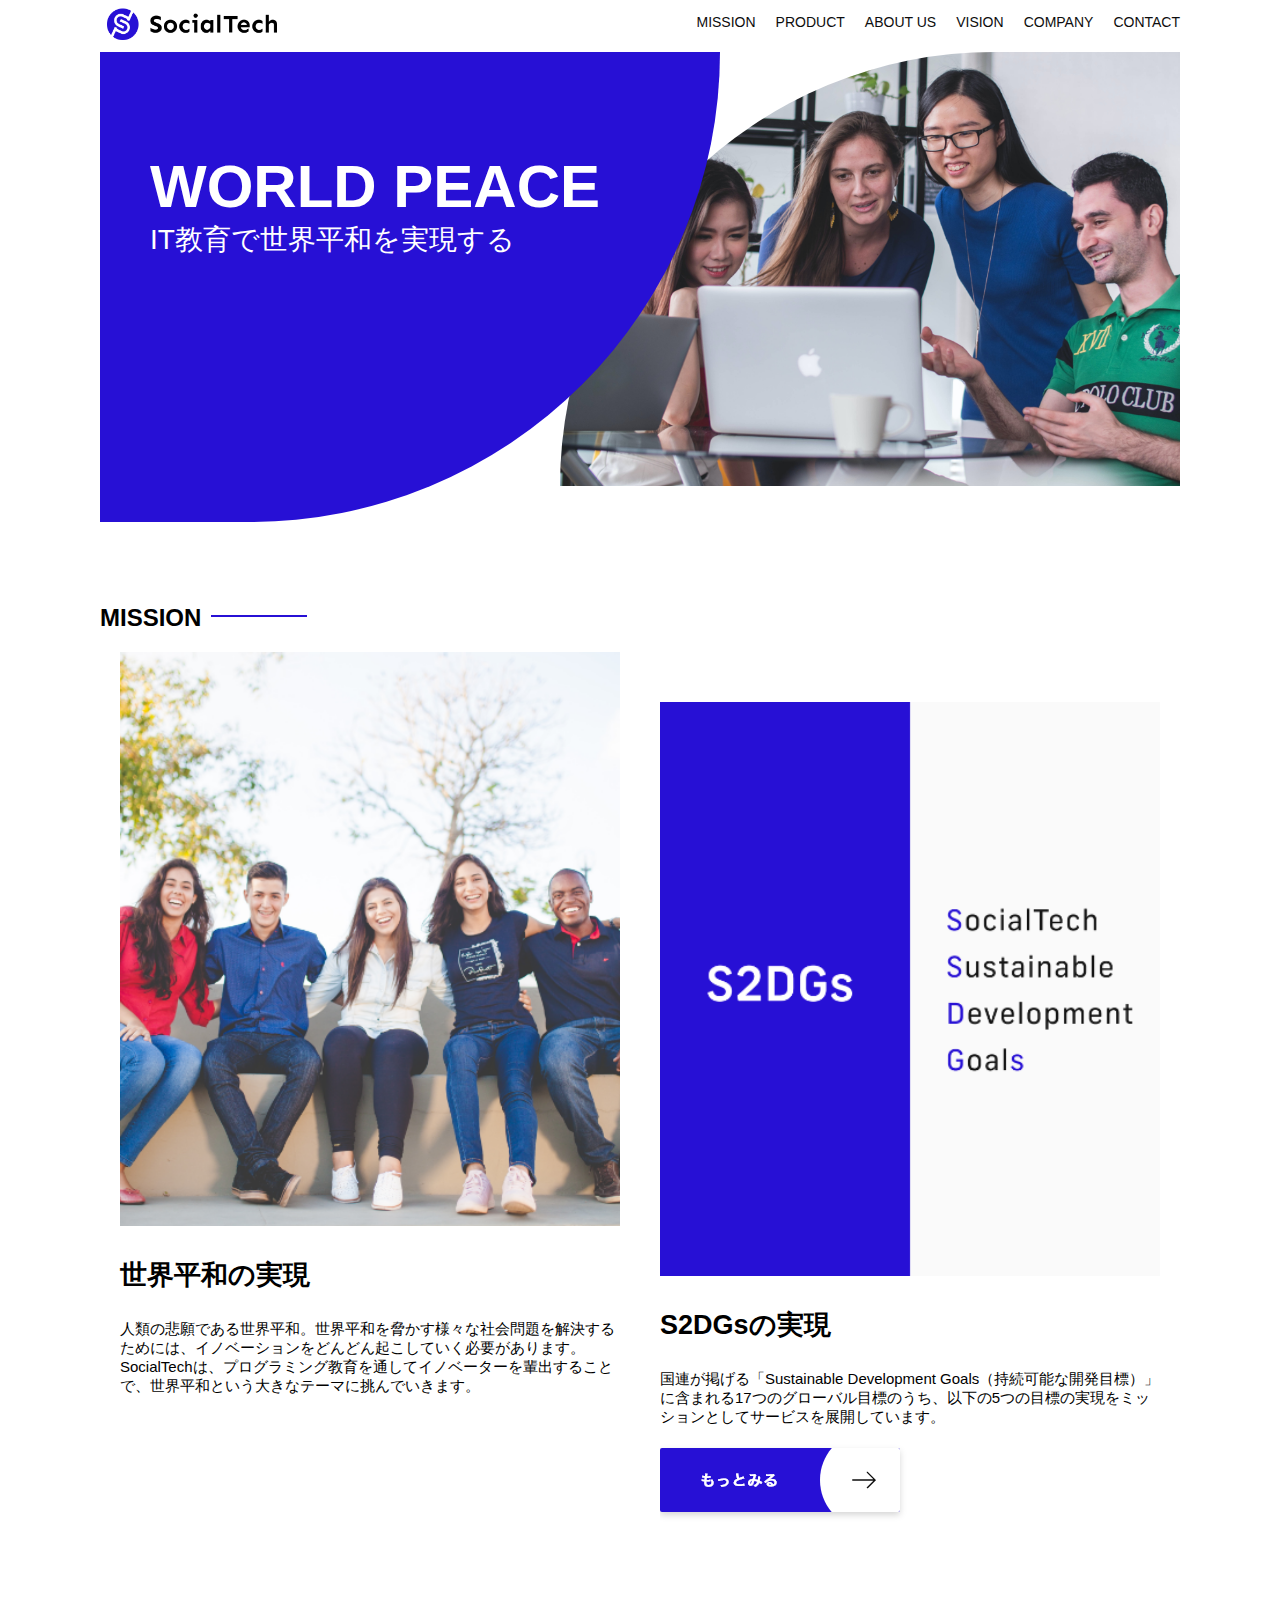
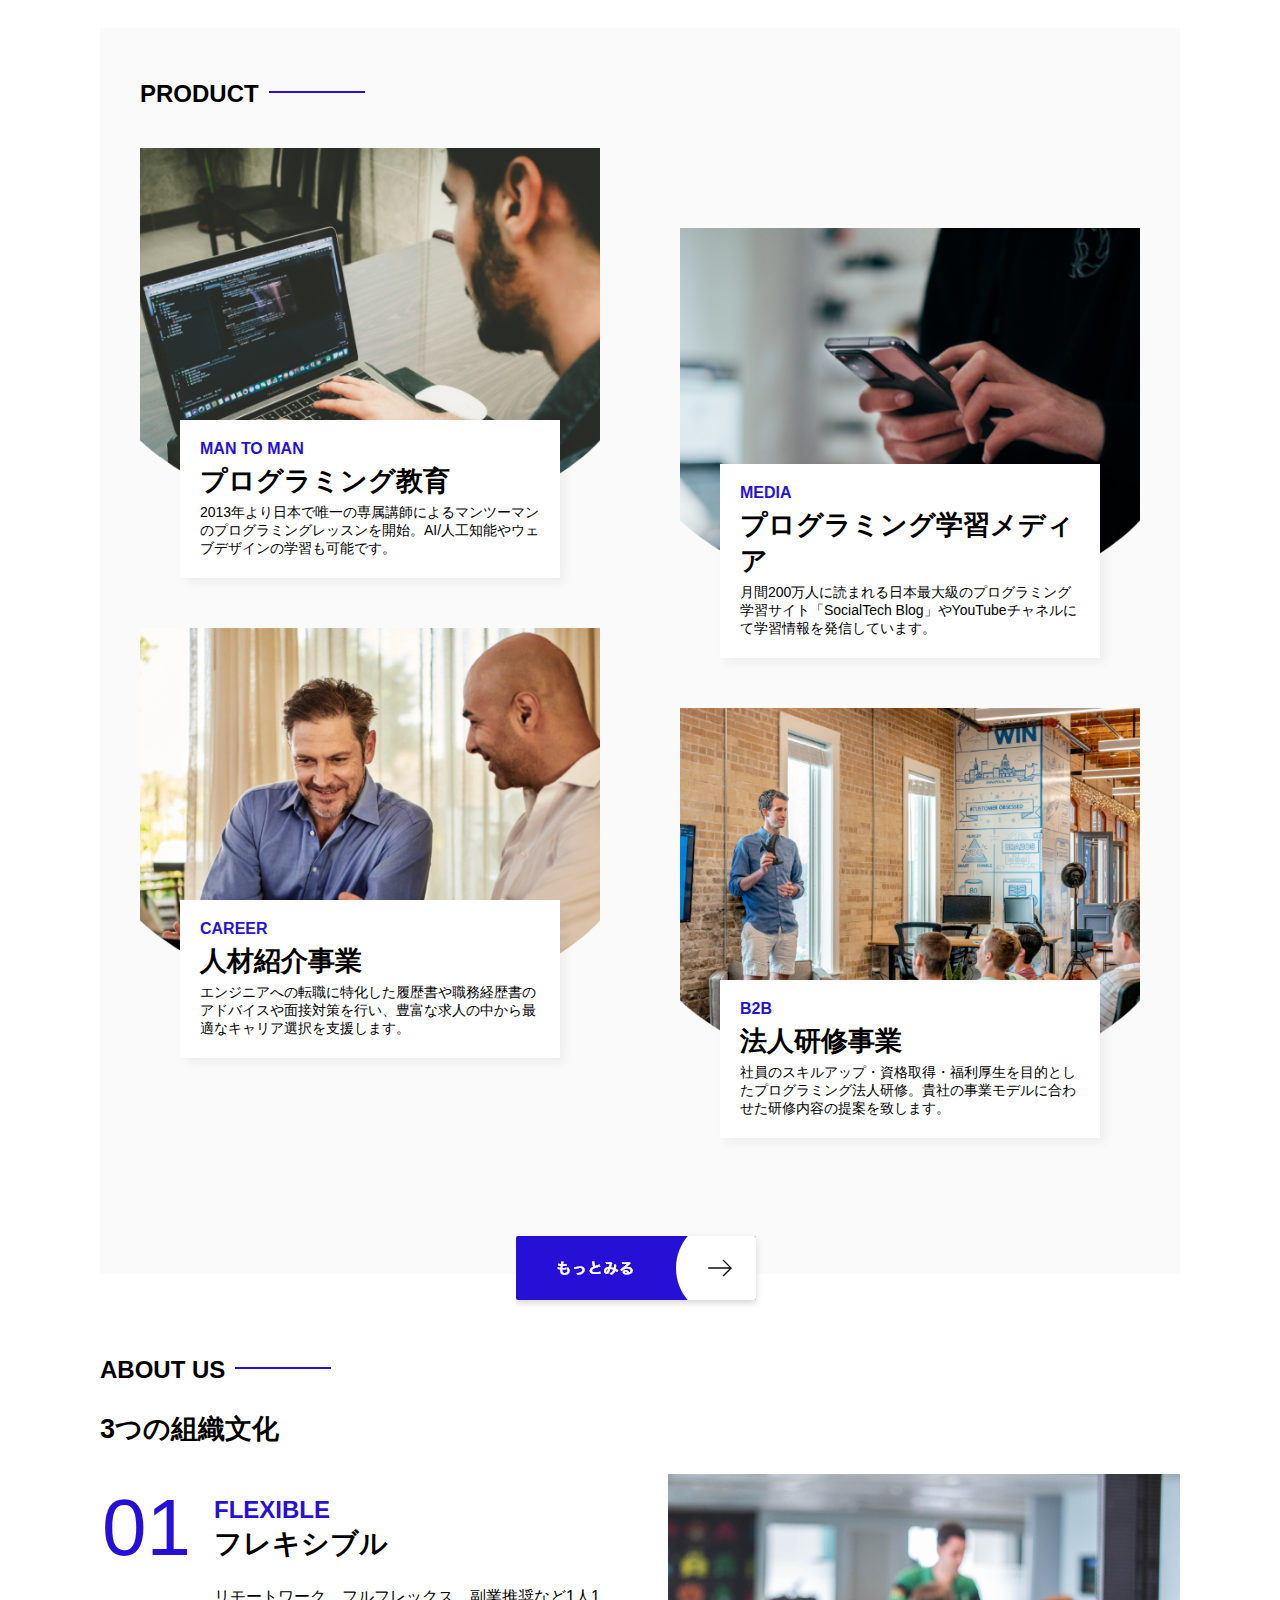
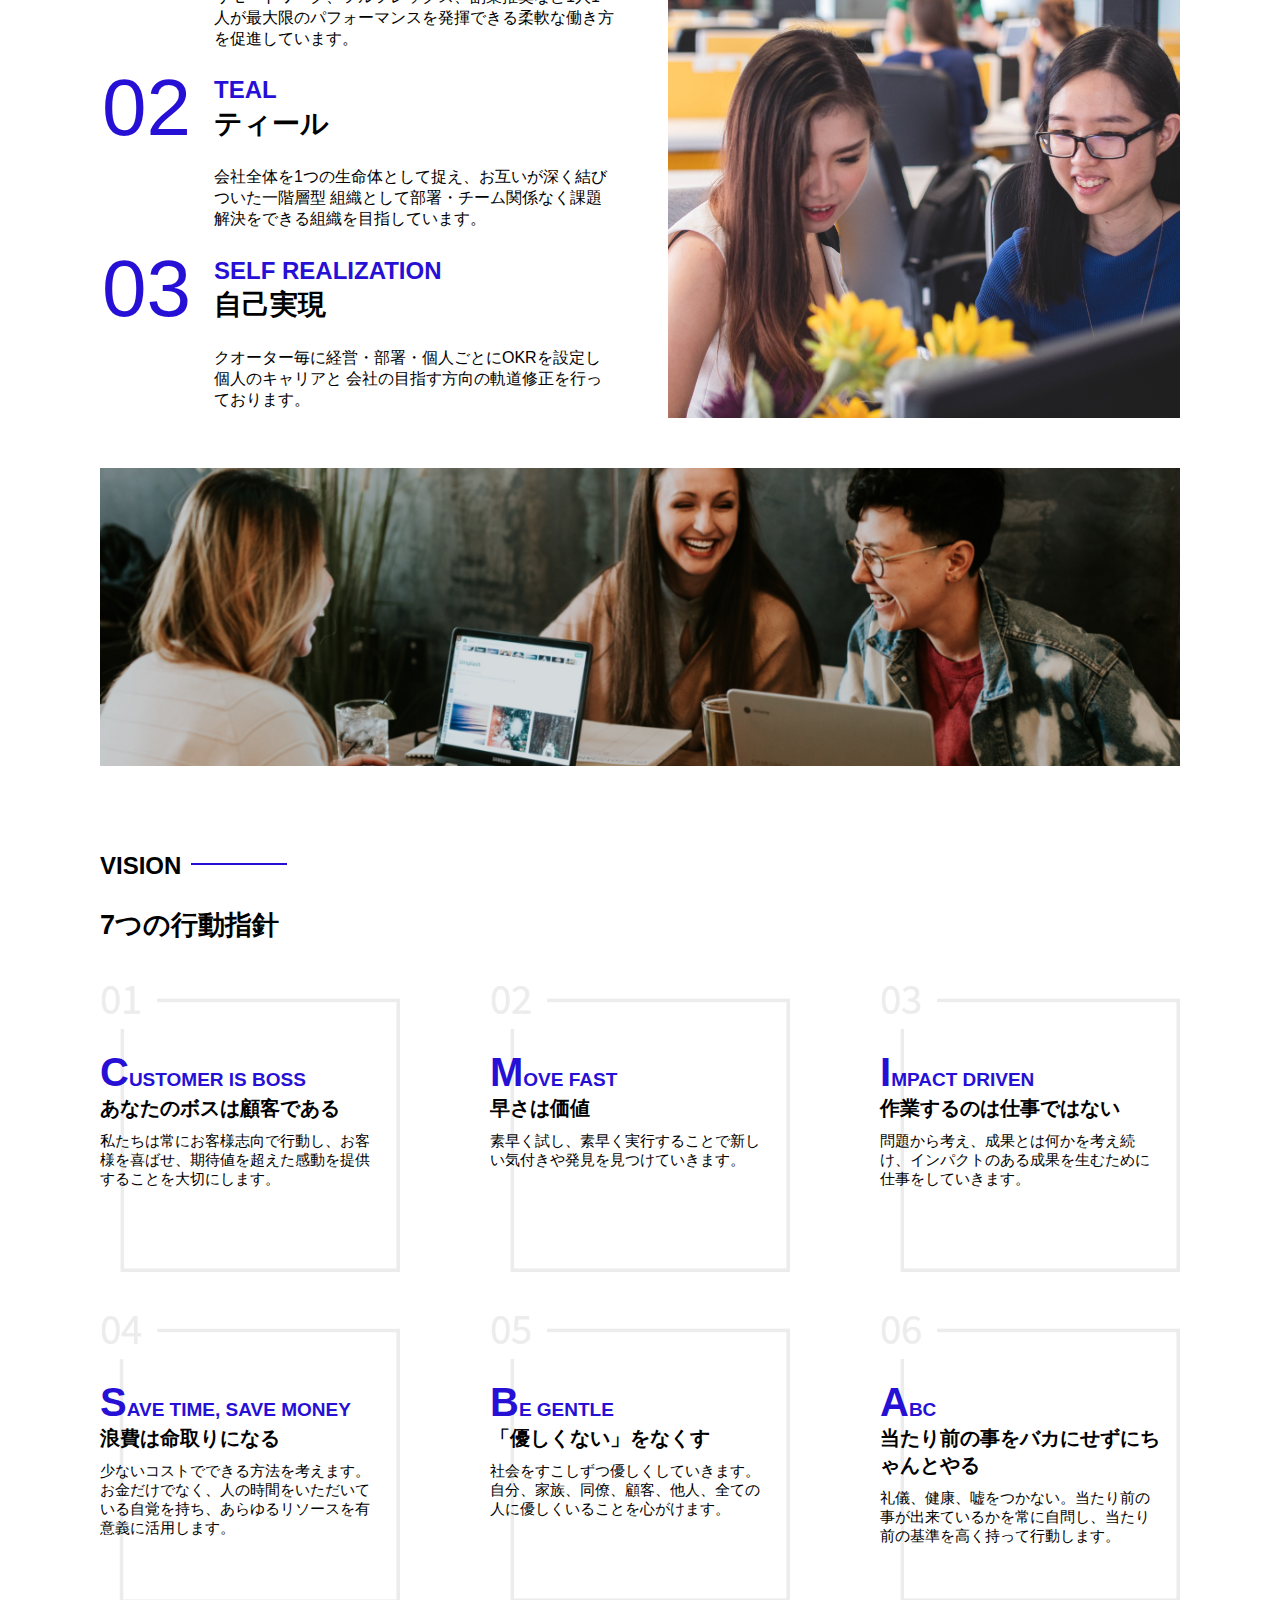
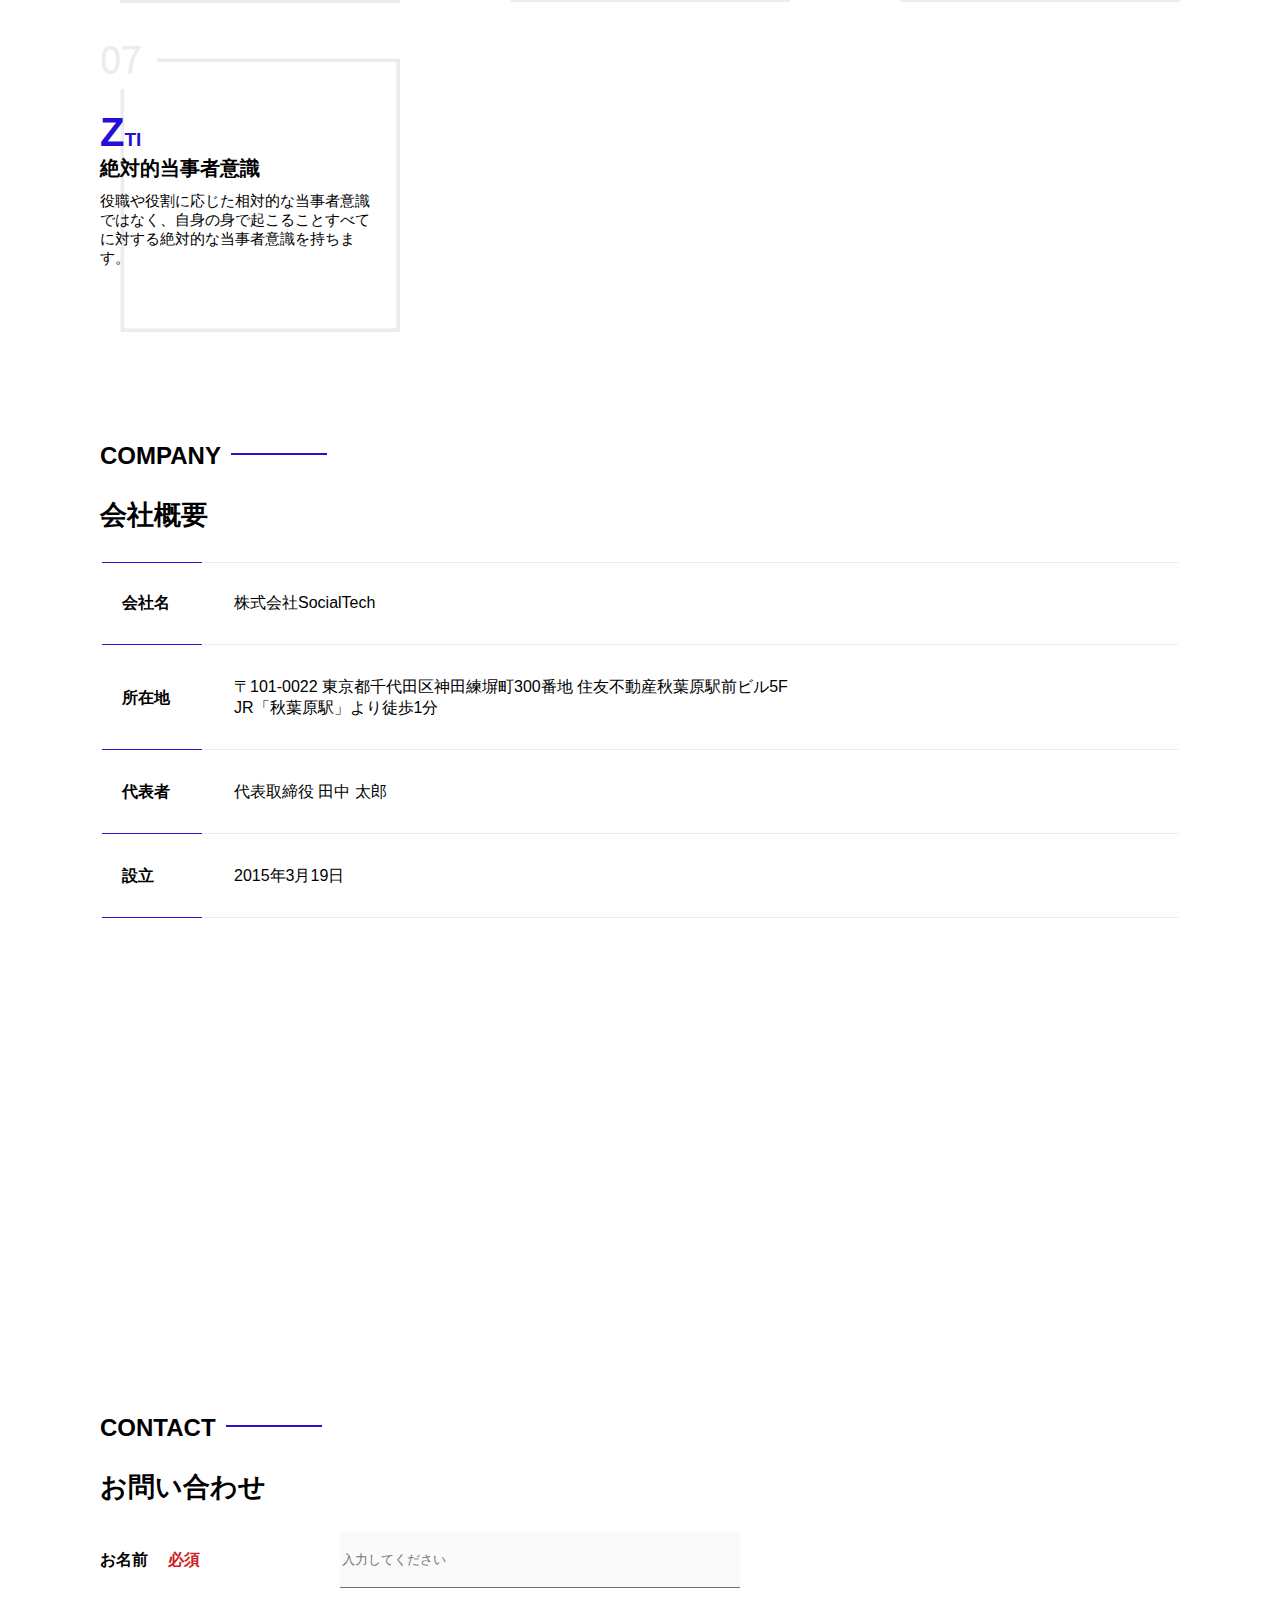
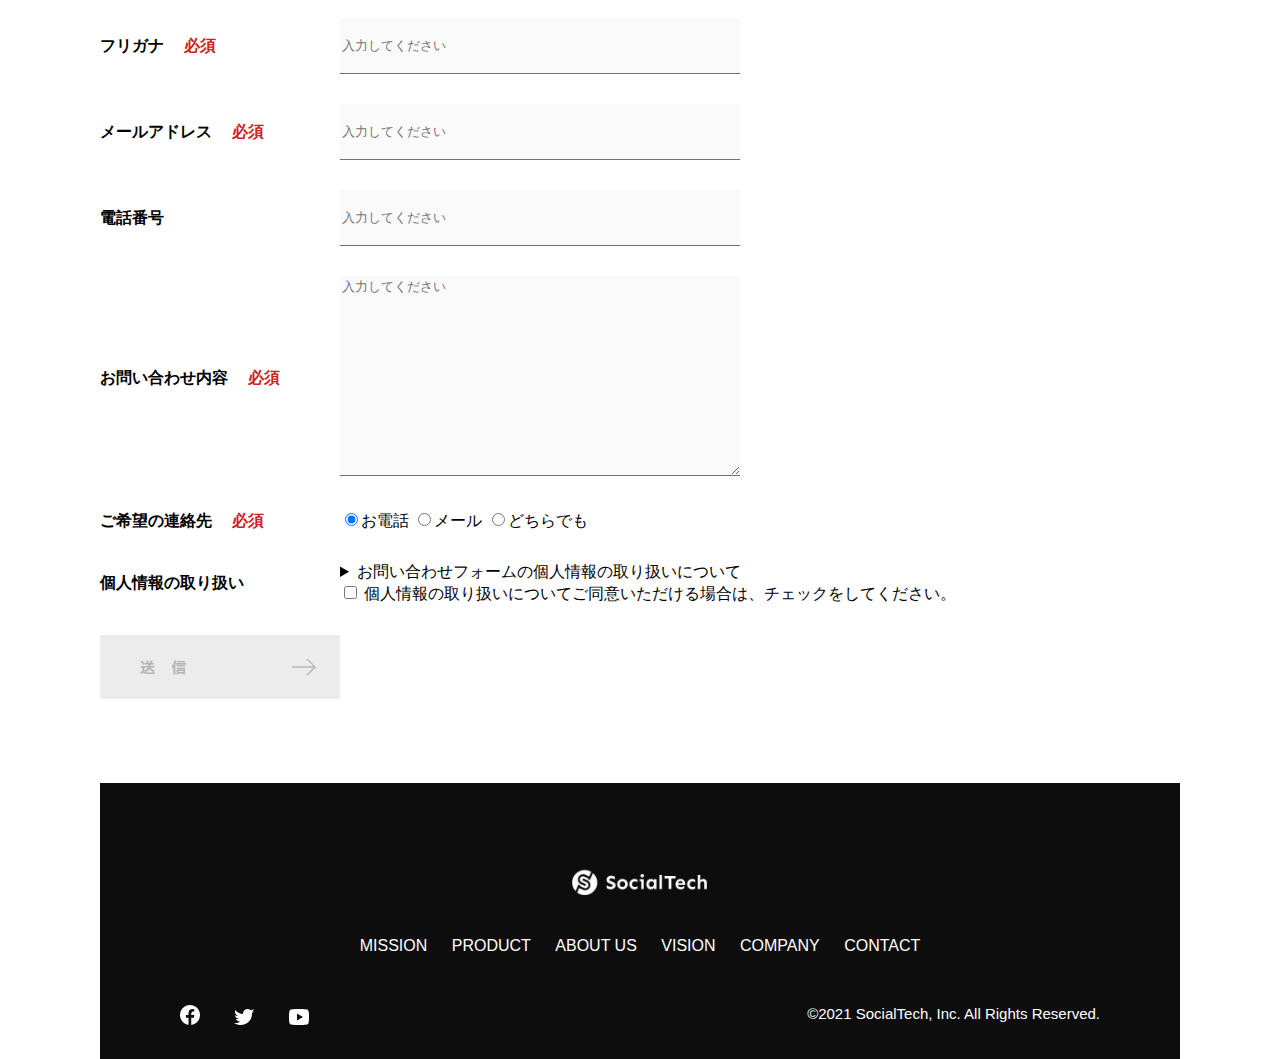
<file: index.html>
<!DOCTYPE html>
<html>

<head>
  <title>SocialTech</title>
  <meta charset="utf-8">
  <meta name="description" content="SocialTechはEdTech業界のリーディングカンパニーを目指します。">
  <meta name="viewport" content="width=device-width, initial-scale=1.0">
  <link rel="stylesheet" href="style.css">
 </head>

<body>
  <header>
    <!-- ロゴ -->
    <a href="index.html" id="logo">
      <img src="images/logo.png" alt="トップページに戻る">
    </a>

    <!-- PC用ナビゲーション -->
    <nav id="nav-pc">
      <ul>
        <li><a href="mission.html">MISSION</a></li>
        <li><a href="product.html">PRODUCT</a></li>
        <li><a href="index.html#aboutus">ABOUT US</a></li>
        <li><a href="index.html#vision">VISION</a></li>
        <li><a href="index.html#company">COMPANY</a></li>
        <li><a href="index.html#contact">CONTACT</a></li>
      </ul>
    </nav>
    <!-- スマホ用メニューボタン -->
    <button id="menu-sp" onclick="document.getElementById('nav-sp').style.display = 'block'">
      <img src="images/button-menu.png" alt="ナビゲーションを開く">
    </button>
    <!-- スマホ用ナビゲーション -->
    <div id="nav-sp">
      <button id="close" onclick="document.getElementById('nav-sp').style.display = 'none'">
        <img src="images/button-close.png" alt="ナビゲーションを閉じる">
      </button>

      <nav>
        <ul>
          <li>
            <a id="logo-sp" href="index.html" onclick="document.getElementById('nav-sp').style.display = 'none'"><img src="images/logo-sp.png" alt="トップページに戻る"></a>
          </li>
          <li><a class="menu" href="mission.html" onclick="document.getElementById('nav-sp').style.display = 'none'">MISSION</a></li>
          <li><a class="menu" href="product.html" onclick="document.getElementById('nav-sp').style.display = 'none'">PRODUCT</a></li>
          <li><a class="menu" href="index.html#aboutus" onclick="document.getElementById('nav-sp').style.display = 'none'">ABOUT US</a></li>
          <li><a class="menu" href="index.html#vision" onclick="document.getElementById('nav-sp').style.display = 'none'">VISION</a></li>
          <li><a class="menu" href="index.html#company" onclick="document.getElementById('nav-sp').style.display = 'none'">COMPANY</a></li>
          <li><a class="menu" href="index.html#contact" onclick="document.getElementById('nav-sp').style.display = 'none'">CONTACT</a></li>
        </ul>
      </nav>
      <div id="sns">
        <a href="https://www.facebook.com/sejuku2013">
          <img src="images/button-facebook.png" alt="Facebookのリンク">
        </a>
        <a href="https://twitter.com/samuraijuku">
          <img src="images/button-twitter.png" alt="Twitterのリンク">
        </a>
        <a href="https://www.youtube.com/channel/UCCFOQO5aDK0xXam4cUQXT8g">
          <img src="images/button-youtube.png" alt="YouTubeのリンク">
        </a>
      </div>
    </div>
  </header>

  <main>
    <article>
      <!-- メインビジュアル -->
      <section id="main-visual">
       <div id="main-message">
         <h1>WORLD PEACE</h1>
         <p>IT教育で世界平和を実現する</p>
       </div>
       <img src="images/index/index-main.png" alt="PCの周りに集まる多国籍の仲間たち">
      </section>

      <!--ミッション-->
      <section id="mission">
          <h2 class="index-h2">MISSION</h2>
        <div id="mission-flex">
          <!-- 左コンテンツ -->
          <div>
             <img id="mission-photo" src="images/index/index-mission.png" alt="屋外のベンチで写真を撮影する多国籍の仲間たち">
             <h3>世界平和の実現</h3>
             <p>
              人類の悲願である世界平和。世界平和を脅かす様々な社会問題を解決するためには、イノベーションをどんどん起こしていく必要があります。SocialTechは、プログラミング教育を通してイノベーターを輩出することで、世界平和という大きなテーマに挑んでいきます。
             </p>
          </div>
          <!-- 右コンテンツ -->
          <div>
            <img id="s2dgs" src="images/index/s2dgs.png" alt="S2DGs">
            <h3>S2DGsの実現</h3>
            <p>国連が掲げる「Sustainable Development Goals（持続可能な開発目標）」に含まれる17つのグローバル目標のうち、以下の5つの目標の実現をミッションとしてサービスを展開しています。</p>
            <a href="mission.html">
              <img src="images/button-more.png" alt="もっとみる">
            </a>
          </div>
        </div>
      </section>
      <!-- プロダクト -->
      <section id="product">
          <h2 class="index-h2">PRODUCT</h2>
        <div class="product-flex">
          <!-- 左コンテンツ -->
          <div id="product-left">
            <div>
              <img class="product-photo" src="images/index/index-mantoman.png" alt="PCでコードを書く男性">
              <div class="product-explain">
                <span>MAN TO MAN</span>
                <h3>プログラミング教育</h3>
                <p>2013年より日本で唯一の専属講師によるマンツーマンのプログラミングレッスンを開始。AI/人工知能やウェブデザインの学習も可能です。</p>
              </div>
            </div>
            <div>
              <img class="product-photo" src="images/index/index-career.png" alt="笑顔で話し合う2人の男性">
              <div class="product-explain">
                <span>CAREER</span>
                <h3>人材紹介事業</h3>
                <p>エンジニアへの転職に特化した履歴書や職務経歴書のアドバイスや面接対策を行い、豊富な求人の中から最適なキャリア選択を支援します。</p>
              </div>
            </div>
          </div>
          <!-- 右コンテンツ -->
          <div id="product-right">
            <div>
              <img class="product-photo" src="images/index/index-media.png" alt="スマートフォンを操作する人">
              <div class="product-explain">
                <span>MEDIA</span>
                <h3>プログラミング学習メディア</h3>
                <p>月間200万人に読まれる日本最大級のプログラミング学習サイト「SocialTech Blog」やYouTubeチャネルにて学習情報を発信しています。</p>
              </div>
            </div>
            <div>
              <img class="product-photo" src="images/index/index-b2b.png" alt="講演中の男性とそれを聴く人々">
              <div class="product-explain">
                <span>B2B</span>
                <h3>法人研修事業</h3>
                <p>社員のスキルアップ・資格取得・福利厚生を目的としたプログラミング法人研修。貴社の事業モデルに合わせた研修内容の提案を致します。</p>
              </div>
            </div>
          </div>
          </div>
          <div id="product-more">
            <a href="product.html">
              <img src="images/button-more.png" alt="もっとみる">
            </a>
        </div>
      </section>
      <!---ABOUT US-->
      <section id="aboutus">
        <h2 class="index-h2">ABOUT US</h2>
        <h3>3つの組織文化</h3>
        <div>
          <table class="culture-table">
            <tr>
              <td class="culture-num">01</td>
              <th><span class="culture-en">FLEXIBLE</span><br>フレキシブル</th>
            </tr>
            <tr>
              <td>
                <!--空のセル-->
              </td>
              <td class="culture-description">リモートワーク、フルフレックス、副業推奨など1人1人が最大限のパフォーマンスを発揮できる柔軟な働き方を促進しています。</td>
            </tr>
            <tr>
              <td class="culture-num">02</td>
              <th><span class="culture-en">TEAL</span><br>ティール</th>
            </tr>
            <tr>
              <td>
                <!--空のセル-->
              </td>
              <td class="culture-description">会社全体を1つの生命体として捉え、お互いが深く結びついた一階層型 組織として部署・チーム関係なく課題解決をできる組織を目指しています。</td>
            </tr>
            <tr>
              <td class="culture-num">03</td>
              <th><span class="culture-en">SELF REALIZATION</span><br>自己実現</th>
            </tr>
            <tr>
              <td>
                <!--空のセル-->
              </td>
              <td class="culture-description">クオーター毎に経営・部署・個人ごとにOKRを設定し個人のキャリアと 会社の目指す方向の軌道修正を行っております。</td>
            </tr>
          </table>
          <img class="culture-img" src="images/index/index-aboutus1.png" alt="笑顔で話し合う2人の女性">
        </div>
         <img class="culture-img2" src="images/index/index-aboutus2.png" alt="笑顔で話し合う3人の男女">
      </section>
      <!-- VISION -->
      <section id="vision">
        <h2 class="index-h2">VISION</h2>
        <h3>7つの行動指針</h3>
        <div>
          <div class="vision-box">
            <img src="images/index/vision-01.png" alt="01">
            <div>
              <h4>CUSTOMER IS BOSS</h4>
              <h5>あなたのボスは顧客である</h5>
              <p>私たちは常にお客様志向で行動し、お客様を喜ばせ、期待値を超えた感動を提供することを大切にします。</p>
            </div>
          </div>
            <div class="vision-box">
            <img src="images/index/vision-02.png" alt="02">
            <div>
              <h4>MOVE FAST</h4>
              <h5>早さは価値</h5>
              <p>素早く試し、素早く実行することで新しい気付きや発見を見つけていきます。</p>
            </div>
          </div>
          <div class="vision-box">
            <img src="images/index/vision-03.png" alt="03">
            <div>
              <h4>IMPACT DRIVEN</h4>
              <h5>作業するのは仕事ではない</h5>
              <p>問題から考え、成果とは何かを考え続け、インパクトのある成果を生むために仕事をしていきます。</p>
            </div>
          </div>
          <div class="vision-box">
            <img src="images/index//vision-04.png" alt="04">
            <div>
              <h4>SAVE TIME, SAVE MONEY</h4>
              <h5>浪費は命取りになる</h5>
              <p>少ないコストでできる方法を考えます。お金だけでなく、人の時間をいただいている自覚を持ち、あらゆるリソースを有意義に活用します。</p>
            </div>
          </div>
          <div class="vision-box">
            <img src="images/index/vision-05.png" alt="05">
            <div>
              <h4>BE GENTLE</h4>
              <h5>「優しくない」をなくす</h5>
              <p>社会をすこしずつ優しくしていきます。自分、家族、同僚、顧客、他人、全ての人に優しくいることを心がけます。</p>
            </div>
          </div>
          <div class="vision-box">
            <img src="images/index/vision-06.png" alt="06">
            <div>
              <h4>ABC</h4>
              <h5>当たり前の事をバカにせずにちゃんとやる</h5>
              <p>礼儀、健康、嘘をつかない。当たり前の事が出来ているかを常に自問し、当たり前の基準を高く持って行動します。</p>
            </div>
          </div>
          <div class="vision-box">
            <img src="images/index/vision-07.png" alt="07">
            <div>
              <h4>ZTI</h4>
              <h5>絶対的当事者意識</h5>
              <p>役職や役割に応じた相対的な当事者意識ではなく、自身の身で起こることすべてに対する絶対的な当事者意識を持ちます。</p>
            </div>
          </div>
        </div>
      </section>
      <!-- COMPANY -->
      <section id="company">
      <h2 class="index-h2">COMPANY</h2>
      <h3>会社概要</h3>
        <table id="company-table">
          <tr>
            <th class="tableheader tableheader-first">会社名</th>
            <td class="cell cell-first">株式会社SocialTech</td>
          </tr>
          <tr>
            <th class="tableheader">所在地</th>
            <td class="cell">〒101-0022 東京都千代田区神田練塀町300番地 住友不動産秋葉原駅前ビル5F<br>JR「秋葉原駅」より徒歩1分</td>
          </tr>
          <tr>
            <th class="tableheader">代表者</th>
            <td class="cell">代表取締役 田中 太郎</td>
          </tr>
          <tr>
            <th class="tableheader">設立</th>
            <td class="cell">2015年3月19日</td>
          </tr>
        </table>
        <iframe
          src="https://www.google.com/maps/embed?pb=!1m18!1m12!1m3!1d3240.068678112355!2d139.77207767546818!3d35.699927528947185!2m3!1f0!2f0!3f0!3m2!1i1024!2i768!4f13.1!3m3!1m2!1s0x60188fee13660e23%3A0x77137876edf742ac!2z5L2P5Y-L5LiN5YuV55Sj56eL6JGJ5Y6f6aeF5YmN44OT44Or!5e0!3m2!1sja!2sjp!4v1728141264216!5m2!1sja!2sjp"
          style="border: 0" allowfullscreen="" loading="lazy">
        </iframe>
      </section>
      <!-- お問い合わせフォーム -->
      <section id="contact">
        <h2 class="index-h2">CONTACT</h2>
        <h3>お問い合わせ</h3>
        <form>
          <div>
            <div class="contact-heading">
              <label class="contact-label">お名前<span class="contact-span">必須</span></label>
            </div>
            <div>
              <input type="text" name="name" placeholder="入力してください" class="contact-textbox">
            </div>
          </div>
          <div>
            <div class="contact-heading">
              <label class="contact-label">フリガナ<span class="contact-span">必須</span></label>
            </div>
            <div>
              <input type="text" name="hurigana" placeholder="入力してください" class="contact-textbox">
            </div>
          </div>
          <div>
            <div class="contact-heading">
              <label class="contact-label">メールアドレス<span class="contact-span">必須</span></label>
            </div>
            <div>
              <input type="text" name="email" placeholder="入力してください" class="contact-textbox">
            </div>
          </div>
          <div>
            <div class="contact-heading">
              <label class="contact-label">電話番号</label>
            </div>
            <div>
              <input type="text" name="tel" placeholder="入力してください" class="contact-textbox">
            </div>
          </div>
          <div>
            <div class="contact-heading">
              <label class="contact-label">お問い合わせ内容<span class="contact-span">必須</span></label>
            </div>
            <div>
              <textarea class="contact-textarea" placeholder="入力してください" name="message"></textarea>
            </div>
          </div>
          <div>
            <div class="contact-heading">
              <label class="contact-label">ご希望の連絡先<span class="contact-span">必須</span></label>
            </div>
            <div><input class="radiobutton" type="radio" value="tel" name="contact" checked><label>お電話</label> <input class="radiobutton" type="radio" value="mail" name="contact"><label>メール</label> <input class="radiobutton" type="radio" value="both" name="contact"><label>どちらでも</label></div>
          </div>
          <div>
            <div class="contact-heading">
              <label class="contact-label">個人情報の取り扱い</label>
            </div>
            <div>
              <details>
                <summary>お問い合わせフォームの個人情報の取り扱いについて</summary>
                <div>
                  <dl>
                    <dt>１．組織の名称又は氏名</dt>
                    <dd>株式会社SocialTech</dd>
                    <dt>２．個人情報保護管理者（若しくはその代理人）の氏名又は職名、所属及び連絡先</dt>
                    <dd>
                      <p>鈴木 一郎 コーポレート部</p>
                      <p>メールアドレス：samurai@example.com</p>
                      <p>TEL：03-1234-5678</p>
                    </dd>
                    <dt>３．個人情報の利用目的</dt>
                    <dd>
                      <ul>
                        <li>本サービス及び本サービスに関連する情報の提供又はそれらに関する連絡のため</li>
                        <li>ユーザーの本人確認のため</li>
                        <li>当社サービスのご案内のため</li>
                        <li>当社の商品等の広告または宣伝（電子メールによるものを含むものとします。）</li>
                      </ul>
                    </dd>
                    <dt>４．個人情報の取り扱い業務の委託</dt>
                    <dd>個人情報の取扱業務の全部または一部を外部に業務委託する場合があります。その際、弊社は、個人情報を適切に保護できる管理体制を敷き実行していることを条件として委託先を厳選したうえで、機密保持契約を委託先と締結し、お客様の個人情報を厳密に管理させます。</dd>
                    <dt>５．個人情報の開示等の請求</dt>
                    <dd>
                      お客様は、弊社に対してご自身の個人情報の開示等（利用目的の通知、開示、内容の訂正・追加・削除、利用の停止または消去、第三者への提供の停止）に関して、当社問合わせ窓口に申し出ることができます。<br>
                      その際、弊社はお客様ご本人を確認させていただいたうえで、合理的な期間内に対応いたします。<br>
                      なお、個人情報に関する弊社問合わせ先は、次の通りです。
                    </dd>
                    <dd>
                      <p>株式会社SocialTech　個人情報問合せ窓口</p>
                      <p>〒150-0043　東京都千代田区神田練塀町300番地 住友不動産秋葉原駅前ビル5F</p>
                      <p>メールアドレス：samurai@example.com　TEL：03-1234-5678</p>
                    </dd>

                    <dt>６．個人情報を提供されることの任意性について</dt>
                    <dd>お客様がご自身の個人情報を弊社に提供されるか否かは、お客様のご判断によりますが、もしご提供されない場合には、適切なサービスが提供できない場合がありますので予めご了承ください。</dd>
                  </dl>
                </div>
              </details>
              <input type="checkbox" name="agree">
              <span>個人情報の取り扱いについてご同意いただける場合は、チェックをしてください。</span>
            </div>
          </div>
            <input type="image" src="images/button-submit.png" alt="送信する">
        </form>
      </section>
    </article>
  </main>

  <footer>
    <div id="footer-logo">
      <img src="images/logo-sp.png" alt="SocialTech">
    </div>
    <div id="footer-link">
      <a href="mission.html">MISSION</a>
      <a href="product.html">PRODUCT</a>
      <a href="index.html#aboutus">ABOUT US</a>
      <a href="index.html#vision">VISION</a>
      <a href="index.html#company">COMPANY</a>
      <a href="index.html#contact">CONTACT</a>
    </div>
      <div id="sns-footer">
        <div class="sns-btns">
          <a href="https://www.facebook.com/sejuku2013"><img src="images/button-facebook.png" alt="Facebookのリンク"></a>
          <a href="https://twitter.com/samuraijuku"><img src="images/button-twitter.png" alt="Twitterのリンク"></a>
          <a href="https://www.youtube.com/channel/UCCFOQO5aDK0xXam4cUQXT8g"><img src="images/button-youtube.png" alt="YouTubeのリンク"></a>
        </div>
        <p id="copyright">&copy;2021 SocialTech, Inc. All Rights Reserved.</p>
      </div>
  </footer>
</body>

</html>
</file>
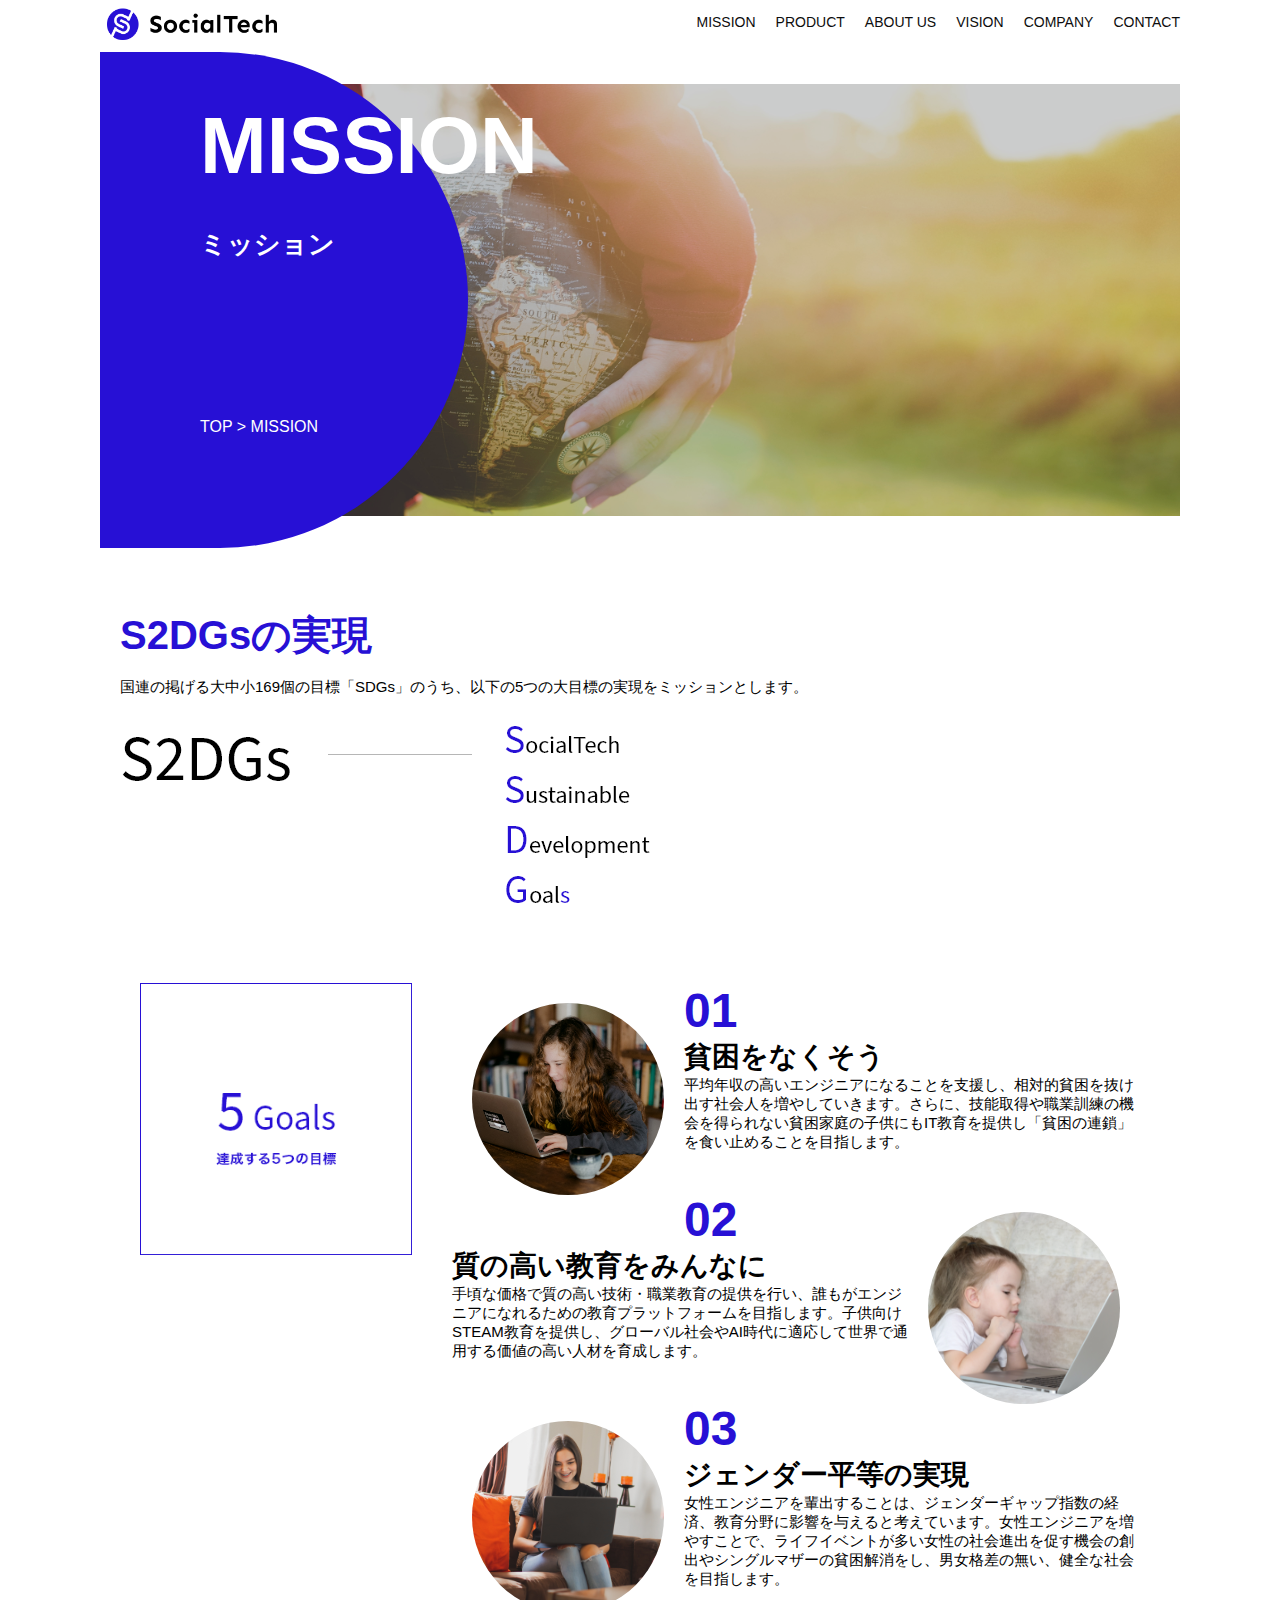
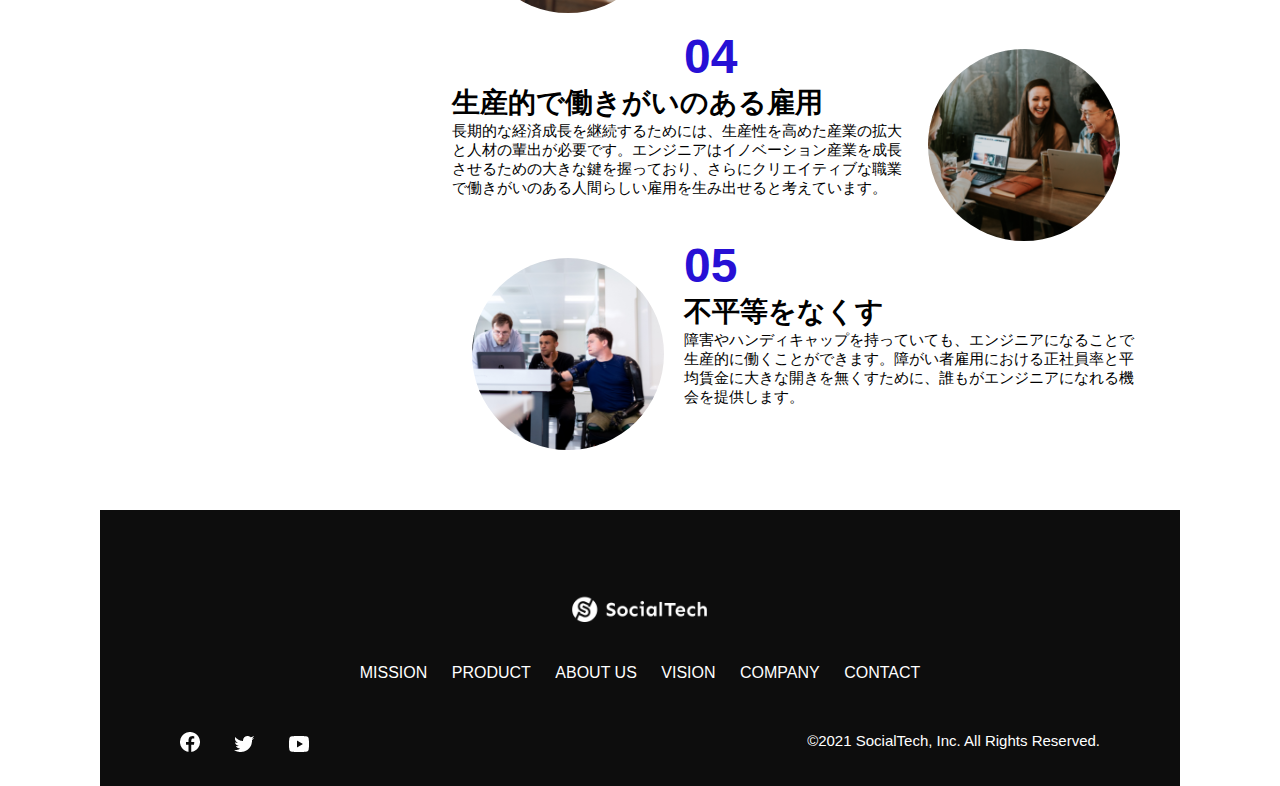
<file: mission.html>
<!DOCTYPE html>
<html>
  <head>
    <title>SocialTech - MISSION ミッション -</title>
    <meta charset="utf-8">
    <meta name="description" content="SocialTechが目指す5つの目標（S2DGs）を紹介します">
    <meta name="viewport" content="width=device-width, initial-scale=1.0">
    <link rel="stylesheet" href="style.css">
  </head>

  <body>
    <!-- ヘッダー -->
    <header>
      <!-- ロゴ -->
      <a href="index.html" id="logo">
        <img src="images/logo.png" alt="トップページに戻る">
      </a>

      <!-- PC用ナビゲーション -->
      <nav id="nav-pc">
        <ul>
          <li><a href="mission.html">MISSION</a></li>
          <li><a href="product.html">PRODUCT</a></li>
          <li><a href="index.html#aboutus">ABOUT US</a></li>
          <li><a href="index.html#vision">VISION</a></li>
          <li><a href="index.html#company">COMPANY</a></li>
          <li><a href="index.html#contact">CONTACT</a></li>
        </ul>
      </nav>

      <!-- スマホ用メニューボタン -->
      <button id="menu-sp" onclick="document.getElementById('nav-sp').style.display = 'block'">
        <img src="images/button-menu.png" alt="ナビゲーションを開く">
      </button>

      <!-- スマホ用ナビゲーション -->
      <div id="nav-sp">
        <button id="close" onclick="document.getElementById('nav-sp').style.display = 'none'">
          <img src="images/button-close.png" alt="ナビゲーションを閉じる">
        </button>

        <nav>
          <ul>
            <li>
              <a id="logo-sp" href="index.html" onclick="document.getElementById('nav-sp').style.display = 'none'"><img src="images/logo-sp.png" alt="トップページに戻る"></a>
            </li>
            <li><a class="menu" href="mission.html" onclick="document.getElementById('nav-sp').style.display = 'none'">MISSION</a></li>
            <li><a class="menu" href="product.html" onclick="document.getElementById('nav-sp').style.display = 'none'">PRODUCT</a></li>
            <li><a class="menu" href="index.html#aboutus" onclick="document.getElementById('nav-sp').style.display = 'none'">ABOUT US</a></li>
            <li><a class="menu" href="index.html#vision" onclick="document.getElementById('nav-sp').style.display = 'none'">VISION</a></li>
            <li><a class="menu" href="index.html#company" onclick="document.getElementById('nav-sp').style.display = 'none'">COMPANY</a></li>
            <li><a class="menu" href="index.html#contact" onclick="document.getElementById('nav-sp').style.display = 'none'">CONTACT</a></li>
          </ul>
        </nav>
        <div id="sns">
          <a href="https://www.facebook.com/sejuku2013">
            <img src="images/button-facebook.png" alt="Facebookのリンク">
          </a>
          <a href="https://twitter.com/samuraijuku">
            <img src="images/button-twitter.png" alt="Twitterのリンク">
          </a>
          <a href="https://www.youtube.com/channel/UCCFOQO5aDK0xXam4cUQXT8g">
            <img src="images/button-youtube.png" alt="YouTubeのリンク">
          </a>
        </div>
      </div>
    </header>

    <main>
      <article>
        <section id="mission-main">
          <div class="mission-main-inner">
            <div id="mission-title">
              <h1>MISSION<br><span>ミッション</span></h1>
              <p>TOP > MISSION</p>
            </div>
          </div>
        </section>

        <section id="mission-s2dgs">
          <h2 class="mission-h2">S2DGsの実現</h2>
          <p>国連の掲げる大中小169個の目標「SDGs」のうち、以下の5つの大目標の実現をミッションとします。</p>
          <img src="images/mission/mission-s2dgs.png" alt="S2DGs">
        </section>

        <section id="mission-five-goals">
          <div class="five-goals-image">
            <img src="images/mission/mission-5goals.png" alt="5Goals">
          </div>
          <div class="five-goals-read">
            <div>
              <img class="fivegoals-image-left" src="images/mission/mission-5goals01.png" alt="PCを操作する女の子">
              <span class="fivegoals-number">01</span>
              <h3 class="fivegoals-h3">貧困をなくそう</h3>
              <p class="fivegoals-p">平均年収の高いエンジニアになることを支援し、相対的貧困を抜け出す社会人を増やしていきます。さらに、技能取得や職業訓練の機会を得られない貧困家庭の子供にもIT教育を提供し「貧困の連鎖」を食い止めることを目指します。</p>
            </div>
            <div>
              <img class="fivegoals-image-right" src="images/mission/mission-5goals02.png" alt="PCを見つめる小さい女の子">
              <span class="fivegoals-number">02</span>
              <h3 class="fivegoals-h3">質の高い教育をみんなに</h3>
              <p class="fivegoals-p">手頃な価格で質の高い技術・職業教育の提供を行い、誰もがエンジニアになれるための教育プラットフォームを目指します。子供向けSTEAM教育を提供し、グローバル社会やAI時代に適応して世界で通用する価値の高い人材を育成します。</p>
            </div>
            <div>
              <img class="fivegoals-image-left" src="images/mission/mission-5goals03.png" alt="PCを操作する女性">

              <span class="fivegoals-number">03</span>
              <h3 class="fivegoals-h3">ジェンダー平等の実現</h3>
              <p class="fivegoals-p">女性エンジニアを輩出することは、ジェンダーギャップ指数の経済、教育分野に影響を与えると考えています。女性エンジニアを増やすことで、ライフイベントが多い女性の社会進出を促す機会の創出やシングルマザーの貧困解消をし、男女格差の無い、健全な社会を目指します。</p>
            </div>
            <div>
              <img class="fivegoals-image-right" src="images/mission/mission-5goals04.png" alt="笑顔で話し合う3人の男女">
              <span class="fivegoals-number">04</span>
              <h3 class="fivegoals-h3">生産的で働きがいのある雇用</h3>
              <p class="fivegoals-p">長期的な経済成長を継続するためには、生産性を高めた産業の拡大と人材の輩出が必要です。エンジニアはイノベーション産業を成長させるための大きな鍵を握っており、さらにクリエイティブな職業で働きがいのある人間らしい雇用を生み出せると考えています。</p>
            </div>
            <div>
              <img class="fivegoals-image-left" src="images/mission/mission-5goals05.png" alt="障害を持つ男性が生き生きと働く様子">
              <span class="fivegoals-number">05</span>
              <h3 class="fivegoals-h3">不平等をなくす</h3>
              <p class="fivegoals-p">障害やハンディキャップを持っていても、エンジニアになることで生産的に働くことができます。障がい者雇用における正社員率と平均賃金に大きな開きを無くすために、誰もがエンジニアになれる機会を提供します。</p>
            </div>
          </div>
      </article>
    </main>

    <footer>
      <div id="footer-logo">
        <img src="images/logo-sp.png" alt="SocialTech">
      </div>
      <div id="footer-link">
        <a href="mission.html">MISSION</a>
        <a href="product.html">PRODUCT</a>
        <a href="index.html#aboutus">ABOUT US</a>
        <a href="index.html#vision">VISION</a>
        <a href="index.html#company">COMPANY</a>
        <a href="index.html#contact">CONTACT</a>
      </div>
      <div id="sns-footer">
        <div class="sns-btns">
          <a href="https://www.facebook.com/sejuku2013"><img src="images/button-facebook.png" alt="Facebookのリンク"></a>
          <a href="https://twitter.com/samuraijuku"><img src="images/button-twitter.png" alt="Twitterのリンク"></a>
          <a href="https://www.youtube.com/channel/UCCFOQO5aDK0xXam4cUQXT8g"><img src="images/button-youtube.png" alt="YouTubeのリンク"></a>
        </div>
        <p id="copyright">&copy;2021 SocialTech, Inc. All Rights Reserved.</p>
      </div>
    </footer>

  </body>
</html>
</file>
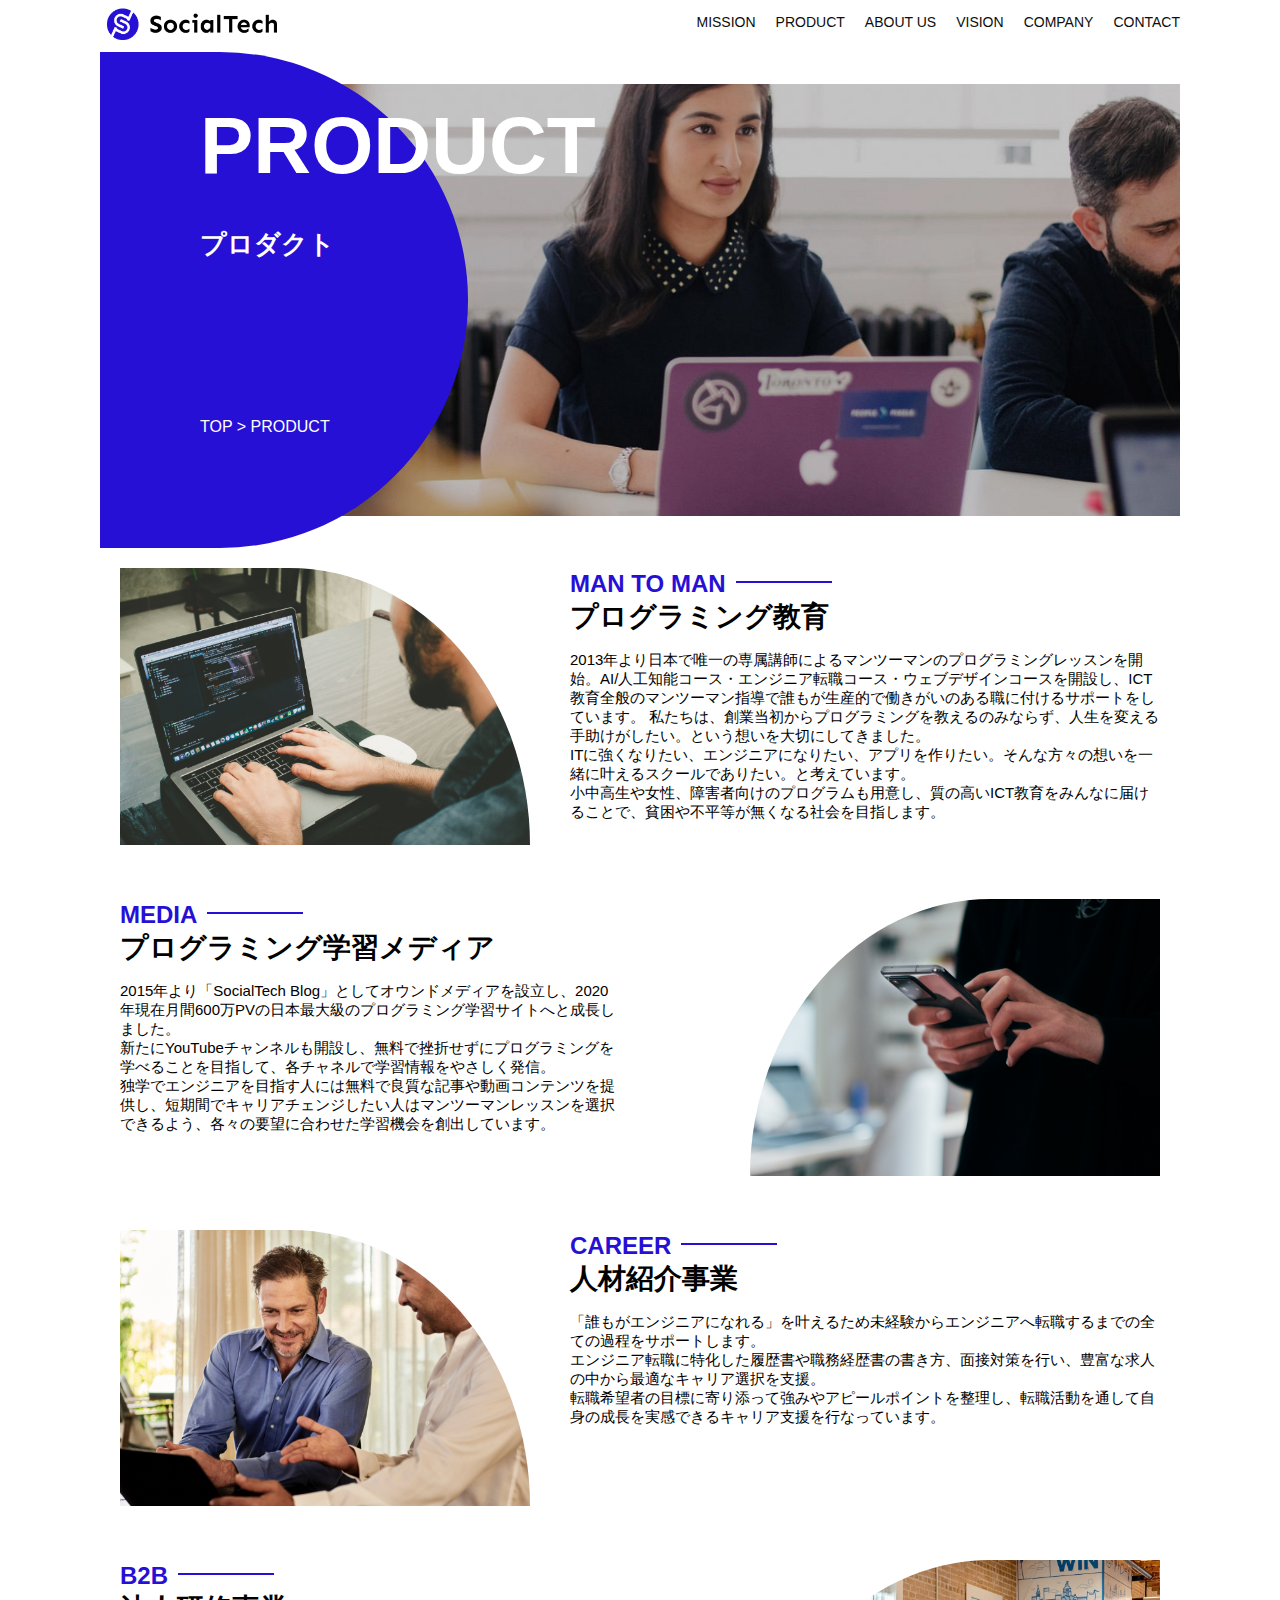
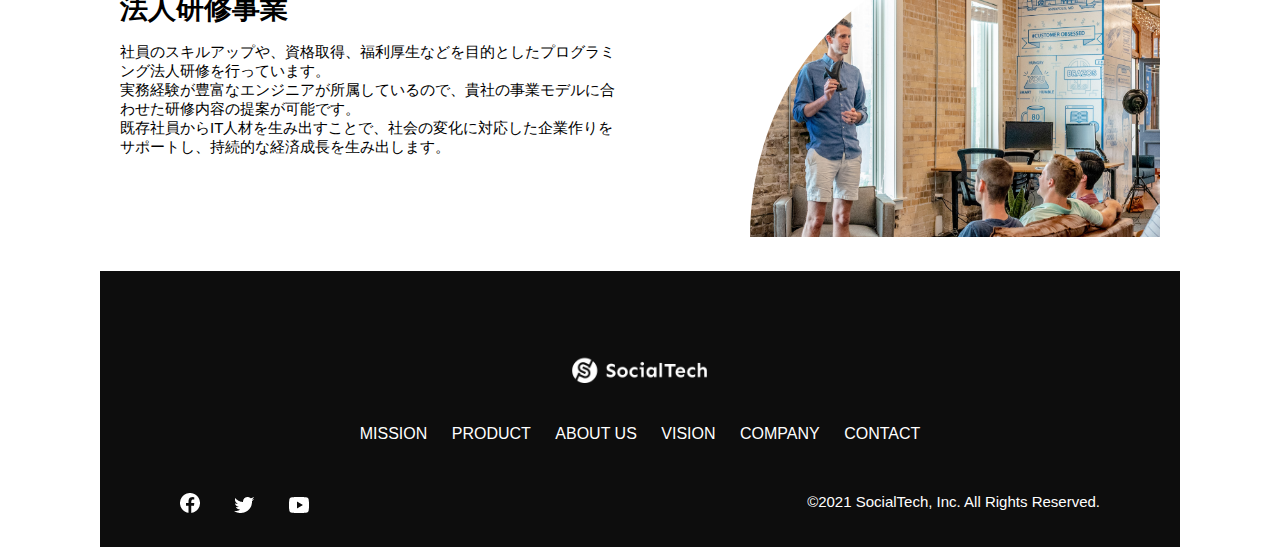
<file: product.html>
<!DOCTYPE html>
<html>
  <head>
    <title>SocialTech -PRODUCT プロダクト-</title>
    <meta charset="utf-8">
    <meta name="description" content="SocialTechの4つのプロダクトを紹介します">
    <meta name="viewport" content="width=device-width, initial-scale=1.0">
    <link rel="stylesheet" href="style.css">
  </head>

  <body>
    <!-- ヘッダー -->
    <header>
      <!-- ロゴ -->
      <a href="index.html" id="logo">
        <img src="images/logo.png" alt="トップページに戻る">
      </a>

      <!-- PC用ナビゲーション -->
      <nav id="nav-pc">
        <ul>
          <li><a href="mission.html">MISSION</a></li>
          <li><a href="product.html">PRODUCT</a></li>
          <li><a href="index.html#aboutus">ABOUT US</a></li>
          <li><a href="index.html#vision">VISION</a></li>
          <li><a href="index.html#company">COMPANY</a></li>
          <li><a href="index.html#contact">CONTACT</a></li>
        </ul>
      </nav>

      <!-- スマホ用メニューボタン -->
      <button id="menu-sp" onclick="document.getElementById('nav-sp').style.display = 'block'">
        <img src="images/button-menu.png" alt="ナビゲーションを開く">
      </button>

      <!-- スマホ用ナビゲーション -->
      <div id="nav-sp">
        <button id="close" onclick="document.getElementById('nav-sp').style.display = 'none'">
          <img src="images/button-close.png" alt="ナビゲーションを閉じる">
        </button>

        <nav>
          <ul>
            <li>
              <a id="logo-sp" href="index.html" onclick="document.getElementById('nav-sp').style.display = 'none'"><img src="images/logo-sp.png" alt="トップページに戻る"></a>
            </li>
            <li><a class="menu" href="mission.html" onclick="document.getElementById('nav-sp').style.display = 'none'">MISSION</a></li>
            <li><a class="menu" href="product.html" onclick="document.getElementById('nav-sp').style.display = 'none'">PRODUCT</a></li>
            <li><a class="menu" href="index.html#aboutus" onclick="document.getElementById('nav-sp').style.display = 'none'">ABOUT US</a></li>
            <li><a class="menu" href="index.html#vision" onclick="document.getElementById('nav-sp').style.display = 'none'">VISION</a></li>
            <li><a class="menu" href="index.html#company" onclick="document.getElementById('nav-sp').style.display = 'none'">COMPANY</a></li>
            <li><a class="menu" href="index.html#contact" onclick="document.getElementById('nav-sp').style.display = 'none'">CONTACT</a></li>
          </ul>
        </nav>
        <div id="sns">
          <a href="https://www.facebook.com/sejuku2013">
            <img src="images/button-facebook.png" alt="Facebookのリンク">
          </a>
          <a href="https://twitter.com/samuraijuku">
            <img src="images/button-twitter.png" alt="Twitterのリンク">
          </a>
          <a href="https://www.youtube.com/channel/UCCFOQO5aDK0xXam4cUQXT8g">
            <img src="images/button-youtube.png" alt="YouTubeのリンク">
          </a>
        </div>
      </div>
    </header>

    <main>
      <article>
        <section id="product-main">
          <div class="product-main-inner">
            <div id="product-title">
              <h1>PRODUCT<br><span>プロダクト</span></h1>
              <p>TOP > PRODUCT</p>
            </div>
          </div>
        </section>

        <section class="product-section product-section-left">
          <div class="product-section-img">
            <img src="images/product/product-mantoman.png" alt="PCでコードを書く男性">
          </div>
          <div class="product-read">
            <h2 class="product-h2">MAN TO MAN</h2>
            <h3 class="product-h3">プログラミング教育</h3>
            <p>
              2013年より日本で唯一の専属講師によるマンツーマンのプログラミングレッスンを開始。AI/人工知能コース・エンジニア転職コース・ウェブデザインコースを開設し、ICT教育全般のマンツーマン指導で誰もが生産的で働きがいのある職に付けるサポートをしています。 私たちは、創業当初からプログラミングを教えるのみならず、人生を変える手助けがしたい。という想いを大切にしてきました。<br>ITに強くなりたい、エンジニアになりたい、アプリを作りたい。そんな方々の想いを一緒に叶えるスクールでありたい。と考えています。<br>小中高生や女性、障害者向けのプログラムも用意し、質の高いICT教育をみんなに届けることで、貧困や不平等が無くなる社会を目指します。
            </p>
          </div>
        </section>

        <section class="product-section product-section-right">
          <div class="product-read">
            <h2 class="product-h2">MEDIA</h2>
            <h3 class="product-h3">プログラミング学習メディア</h3>
            <p>2015年より「SocialTech Blog」としてオウンドメディアを設立し、2020年現在月間600万PVの日本最大級のプログラミング学習サイトへと成長しました。<br>新たにYouTubeチャンネルも開設し、無料で挫折せずにプログラミングを学べることを目指して、各チャネルで学習情報をやさしく発信。<br>独学でエンジニアを目指す人には無料で良質な記事や動画コンテンツを提供し、短期間でキャリアチェンジしたい人はマンツーマンレッスンを選択できるよう、各々の要望に合わせた学習機会を創出しています。</p>
          </div>
          <div class="product-section-img">
            <img src="images/product/product-media.png" alt="スマートフォンを操作する人">
          </div>
        </section>

        <section class="product-section product-section-left">
          <div class="product-section-img">
            <img src="images/product/product-career.png" alt="笑顔で話し合う2人の男性">
          </div>
          <div class="product-read">
            <h2 class="product-h2">CAREER</h2>
            <h3 class="product-h3">人材紹介事業</h3>
            <p>「誰もがエンジニアになれる」を叶えるため未経験からエンジニアへ転職するまでの全ての過程をサポートします。<br>エンジニア転職に特化した履歴書や職務経歴書の書き方、面接対策を行い、豊富な求人の中から最適なキャリア選択を支援。<br>転職希望者の目標に寄り添って強みやアピールポイントを整理し、転職活動を通して自身の成長を実感できるキャリア支援を行なっています。<br></p>
          </div>
        </section>

        <section class="product-section product-section-right">
          <div class="product-read">
            <h2 class="product-h2">B2B</h2>
            <h3 class="product-h3">法人研修事業</h3>
            <p>社員のスキルアップや、資格取得、福利厚生などを目的としたプログラミング法人研修を行っています。<br>実務経験が豊富なエンジニアが所属しているので、貴社の事業モデルに合わせた研修内容の提案が可能です。<br>既存社員からIT人材を生み出すことで、社会の変化に対応した企業作りをサポートし、持続的な経済成長を生み出します。</p>
          </div>
          <div class="product-section-img">
            <img src="images/product/product-b2b.png" alt="講演中の男性とそれを聴く人々">
          </div>
        </section>
      </article>
    </main>

    <footer>
      <div id="footer-logo">
        <img src="images/logo-sp.png" alt="SocialTech">
      </div>
      <div id="footer-link">
        <a href="mission.html">MISSION</a>
        <a href="product.html">PRODUCT</a>
        <a href="index.html#aboutus">ABOUT US</a>
        <a href="index.html#vision">VISION</a>
        <a href="index.html#company">COMPANY</a>
        <a href="index.html#contact">CONTACT</a>
      </div>
      <div id="sns-footer">
        <div class="sns-btns">
          <a href="https://www.facebook.com/sejuku2013"><img src="images/button-facebook.png" alt="Facebookのリンク"></a>
          <a href="https://twitter.com/samuraijuku"><img src="images/button-twitter.png" alt="Twitterのリンク"></a>
          <a href="https://www.youtube.com/channel/UCCFOQO5aDK0xXam4cUQXT8g"><img src="images/button-youtube.png" alt="YouTubeのリンク"></a>
        </div>
        <p id="copyright">&copy;2021 SocialTech, Inc. All Rights Reserved.</p>
      </div>
    </footer>
    
  </body>
</html>
</file>
<file: style.css>
/* PC、スマホ共通スタイル */

* {
  box-sizing: border-box;
}

p {
  font-size: 15px;
}

body {
  max-width: 1080px;
  margin: 0 auto 0 auto;
  font-family: "Source Sans Pro", "Hiragino Kaku Gothic ProN", Meiryo, Arial, sans-serif;
}

/* ヘッダー */
header {
  display: flex;
  justify-content: space-between;
}

/* ナビゲーションのレイアウト */
#nav-pc {
  font-size: 14px;
}

#nav-pc ul {
  display: flex;
  padding-left: 0;
}

#nav-pc li {
  list-style: none;
}

/* ナビゲーションのリンクの装飾設定 */
#nav-pc a {
  text-decoration: none;
  margin-left: 20px;
  color: #0d0d0d;
}

#nav-pc a:hover {
  text-decoration: underline;
}

/* スマホ用ナビを非表示 */
#nav-sp,
#menu-sp {
  display: none;
}

/* メインビジュアル */
#main-visual {
  position: relative;
  height: 470px;
}

#main-message {
  position: absolute;
  top: 0;
  left: 0;
  background-color: #2710d5;
  color: #ffffff;
  border-radius: 0 0 476px 0;
  max-width: 620px;
  height: 100%;
  width: 100%;
  z-index: 11;
}

#main-message > h1 {
  font-size: 60px;
  margin: 100px 0 0 50px;
}

#main-message > p { 
  font-size: 28px;
  margin: 0 0 0 50px;
}

#main-visual > img {
  max-width: 620px;
  border-radius: 476px 0 0 0;
  position: absolute;
  top: 0;
  right: 0;
  z-index: 10;
}

/* 見出し */
h2 {
  margin: 40px 0 0 0;
}

h2::after {
  content: url("images/line.png");
  margin-left: 10px;
}
  
h3 {
  font-size: 27px;
}

/* ミッション */
#mission {
margin: 80px auto 80px auto;
}

#mission-flex {
display: flex;
}

#mission-flex > div {
width: 50%;
margin: 20px;
}

#mission-photo {
width: 100%;
}

#s2dgs {
margin-top: 50px;
width: 100%;
}

/* プロダクト */
#product {
  background-color: #fafafa;
  margin: 80px 0 80px 0;
  padding: 10px 40px 0px 40px;
}

/* 外枠 */
#product .product-flex {
  margin-top: 40px;
  display: flex;
}

/* 左のカラム */
#product-left {
  width: 50%;
  margin-right: 20px;
}

/* 右のカラム */
#product-right {
  width: 50%;
  margin-left: 20px;
  margin-top: 80px;
}

/* 画像＋説明の枠 */
#product-left > div {
  position: relative;
  height: 480px;
  margin-right: 20px;
}

#product-right > div {
  position: relative;
  height: 480px;
  margin-left: 20px;
}

/* 画像 */
.product-photo {
  width: 100%;
}

/* 説明文の枠 */
.product-explain {
  background-color: #ffffff;
  position: absolute;
  left: 0;
  bottom: 50px;
  margin: 0 40px 0 40px;
  padding: 20px;
  box-shadow: 5px 5px 10px rgba(0, 0, 0, 0.05);
}

/* 説明文の英語 */
.product-explain > span {
  color: #2710d5;
  font-weight: bold;
  font-size: 16px;
  margin: 0;
}

/* 説明文の見出し */
.product-explain > h3 {
  margin: 5px 0 5px 0;
}

/* 説明文 */
.product-explain > p {
  font-size: 14px;
  margin: 0;
}

/* もっと見るボタン */
#product-more {
  text-align: center;
}

#product-more a {
  position: relative;
  bottom: -42px;
}

/* ABOUT US */
#aboutus {
  margin: 80px auto 80px auto;
}

/* 3つの組織文化と画像を入れる枠 */
#aboutus > div {
  display: flex;
}

/* 画像 */
.culture-img {
  width: 50%;
  align-self: flex-start;
}

.culture-img2 {
  margin-top: 50px;
  width: 100%;
}

/* 3つの組織文化の表 */
.culture-table {
  margin-right: 50px;
}

/* 番号 */
.culture-num {
  font-size: 80px;
  color: #2710d5;
  padding: 0 20px 0 0;
}

/* 見出し */
.culture-table th {
  text-align: left;
  font-size: 28px;
  font-weight: bold;
}

/* 組織文化英語 */
.culture-en {
  color: #2710d5;
  font-size: 24px;
}

/* 説明文 */
.culture-description {
  margin: 0;
}

/* ビジョン */
#vision {
  margin: 80px auto 80px auto;
}

/* セクション内の外枠*/
#vision > div {
  display: flex;
  justify-content: space-between;
  flex-wrap: wrap;
}

/*7つの行動指針の枠*/
.vision-box {
  width: 300px;
  height: 300px;
  margin-bottom: 30px;
  position: relative;
}

.vision-box > img {
  width: 100%;
  position: relative;
  z-index: 30;
}

.vision-box > div {
  position: absolute;
  top: 0;
  left: 0;
  z-index: 31;
  margin-right: 20px;
}

.vision-box > div > h4 {
  color: #2710d5;
  font-size: 19px;
  margin: 80px 0 0 0;
}

.vision-box > div > h4::first-letter {
  font-size: 40px;
}

.vision-box > div > h5 {
  font-size: 20px;
  margin: 0 0 0 0;
}

.vision-box > div > p {
  margin: 10px 0 0 0;
}

/*会社概要*/
#company {
  margin: 80px auto 80px auto;
}

#company-table {
  width: 100%;
}

.tableheader {
  text-align: left;
  padding: 20px;
  border-bottom-color: #2710d5;
  border-bottom-width: 1px;
  border-bottom-style: solid;
  width: 100px;
}

.tableheader-first {
  border-top-color: #2710d5;
  border-top-width: 1px;
  border-top-style: solid;
}

.cell {
  padding: 30px;
  border-bottom-color: #ececec;
  border-bottom-width: 1px;
  border-bottom-style: solid;
}

.cell-first {
  border-top-color: #ececec;
  border-top-width: 1px;
  border-top-style: solid;
}

#company > iframe {
  width: 100%;
  height: 368px;
  margin-top: 40px;
}

  /* お問い合わせ */
#contact {
  margin: 80px auto 80px auto;
}

/* 外枠 */
#contact > form > div {
  display: flex;
  flex-direction: row;
  flex-wrap: wrap;
  padding-bottom: 30px;
}

/* 左列の見出し */
.contact-heading {
  width: 240px;
  align-self: center;
}

/* 見出しのラベル */
.contact-label {
  font-weight: bold;
}

/* 必須 */
.contact-span {
  color: #ce2222;
  margin: 0 0 0 20px;
  font-weight: bold;
}

/* テキストボックス */
.contact-textbox {
  border-top: 0;
  border-left: 0;
  border-right: 0;
  border-bottom-width: 1px;
  border-bottom-color: #707070;
  border-bottom-style: solid;
  background-color: #fafafa;
  width: 400px;
  height: 56px;
}

/* お問い合わせ内容のテキストエリア */
.contact-textarea {
  border-top: 0px;
  border-left: 0px;
  border-right: 0px;
  border-bottom-width: 1px;
  border-bottom-color: #707070;
  background-color: #fafafa;
  width: 400px;
  height: 200px;
}

/* 個人情報の取り扱い */
#contact dt {
  font-weight: bold;
}

#contact dd {
  margin: 0 0 16px 0;
}

#contact dd p {
  margin: 0;
}

#contact dd ul {
  padding-left: 0;
}

#contact dd li {
  margin-bottom: 0;
  list-style: none;
}

/* フッター */
footer {
  background-color: #0d0d0d;
  text-align: center;
  padding: 80px 80px 30px 80px;
}

#footer-logo {
  margin-bottom: 30px;
}

#footer-link {
  margin-bottom: 50px;
}

#footer-link > a {
  text-decoration: none;
  margin: 10px;
  color: #ffffff;
}

#footer-link > a:hover {
  text-decoration: underline;
}

#sns-footer {
  display: flex;
  justify-content: space-between;
  text-align: left;
}

#sns-footer a {
  margin-right: 30px;
}

#copyright {
  color: #ffffff;
  margin: 0;
}

/* mission.html用スタイル */
/* ミッションのメインビジュアル */
.mission-main-inner {
  background-image: url("images/mission/mission-main.png");
  background-repeat: no-repeat;
  background-position-y: center;
}

#mission-title {
  background-color: #2710d5;
  width: 368px;
  color: #ffffff;
  height: 496px;
  border-radius: 0 248px 248px 0;
  position: relative;
}

#mission-title h1 {
  position: absolute;
  top: 0;
  left: 100px;
  font-size: 80px;
  line-height: 1;
}

#mission-title h1 span {
  font-size: 26px;
}

#mission-title > p {
  position: absolute;
  top: 350px;
  left: 100px;
  font-size: 16px;
}

/* ミッションページ　S2DGSの設定 */
#mission-s2dgs {
  padding: 20px;
}

.mission-h2 {
  color: #2710d5;
  font-size: 40px;
}

.mission-h2::after {
  content: none;
}

/* ミッションページ　5つのゴールの設定 */
#mission-five-goals {
  padding: 20px;
  display: flex;
}

#mission-five-goals .five-goals-image {
  width: 30%;
  padding: 20px;
}

#mission-five-goals .five-goals-image img {
  width: 100%;
}

#mission-five-goals .five-goals-read {
  width: 70%;
  padding: 20px;
}

#mission-five-goals .five-goals-read > div {
  margin-bottom: 40px;
}

.fivegoals-image-right {
  float: right;
  margin: 20px;
}

.fivegoals-image-left {
  float: left;
  margin: 20px;
}

.fivegoals-number {
  color: #2710d5;
  font-size: 48px;
  font-weight: bold;
  margin: 0;
}

.fivegoals-h3 {
  font-size: 28px;
  margin: 0;
}

.fivegoals-p {
  margin: 0;
}

/* プロダクトページ */
.product-main-inner {
  background-image: url("images/product/product-main.png");
  background-repeat: no-repeat;
  background-position-y: center;
}

#product-title {
  background-color: #2710d5;
  width: 368px;
  color: #ffffff;
  height: 496px;
  border-radius: 0 248px 248px 0;
  position: relative;
}

#product-title h1 {
  position: absolute;
  top: 0;
  left: 100px;
  font-size: 80px;
  line-height: 1;
}

#product-title h1 span {
  font-size: 26px;
}

#product-title > p {
  position: absolute;
  top: 350px;
  left: 100px;
  font-size: 16px;
}

/* セクション */
.product-section {
  display: flex;
  padding: 20px 20px 0;
}

.product-section .product-section-img {
  width: 450px;
}

/* 左が画像のセクション*/
.product-section-left .product-section-img img {
  width: 100%;
  padding: 0 40px 30px 0;
  border-radius: 0 432px 0 0;
}

.product-section-left .product-read {
  width: 50%;
  flex-grow: 1;
}

.product-section-left .product-read p {
  margin-bottom: 0;
}

/* 右が画像のセクション*/
.product-section-right {
  justify-content: space-between;
}

.product-section-right .product-section-img img {
  width: 100%;
  padding: 0 0 30px 40px;
  border-radius: 432px 0 0 0;
}

.product-section-right .product-read {
  width: 500px;
}

.product-h2 {
  color: #2710d5;
  font-size: 24px;
  margin: 0;
}

.product-h3 {
  font-size: 28px;
  margin: 0;
}

/*====================
  スマートフォン用のスタイル
=====================*/
@media screen and (max-width: 767px) {
  /* PC用ナビゲーション非表示 */
  #nav-pc {
    display: none;
  }

  /* ハンバーガーメニュー */
  #menu-sp {
    display: block;
    background-color: transparent;
    float: right;
    padding: 0;
    border: none;
  }

  /* スマホ用ナビゲーションの表示切替*/
  /* 初期状態、レイアウトと非表示設定 */
  #nav-sp {
    background-color: #2710d5;
    position: fixed;
    left: 0;
    top: 0;
    height: 100%;
    width: 100%;
    display: none;
    z-index: 100;
  }

  /* ×ボタン */
  #close {
    position: absolute;
    top: 20px;
    right: 20px;
    background-color: transparent;
    border: none;
  }

  #nav-sp nav ul {
    padding-left: 0;
  }

  #nav-sp nav li {
    list-style: none;
  }

  /* ナビゲーションメニュー用ロゴ */
  #logo-sp {
    margin: 80px 0 30px 20px;
  }

  /* ナビゲーションのリンクの装飾設定 */
  #nav-sp nav a {
    display: block;
    color: #ffffff;
  }
  
  #nav-sp nav a:hover {
    text-decoration: underline;
  }
  
  #nav-sp .menu {
    text-decoration: none;
    margin: 0 20px 0 20px;
    height: 44px;
    font-size: 16px;
    background-image: url("images/arrow.png");
    background-repeat: no-repeat;
    background-position: right top;
  }

  #sns {
    position: absolute;
    bottom: 20px;
    left: 20px;
  }

  #sns > a {
    margin-right: 30px;
  }

  /* メインビジュアル */
  #main-visual {
    position: relative;
    height: 470px;
  }

  #main-visual > div {
    text-align: center;
    height: 280px;
  }

  #main-visual h1 {
    font-size: 28px;
    margin: 90px 0 0 0;
  }

  #main-visual > div > p {
    margin: 0;
    font-size: 15px;
  }

  #main-visual > img {
    width: 100%;
    border-radius: 476px 0 0 0;
    top: auto;
    bottom: 0;
  }

  /*見出し*/
  h2 {
    margin: 15px 0 15px 0;
  }

  h3 {
    font-size: 24px;
    margin: 10px 0 0 0;
  }

  /* ミッション */
  #mission {
    margin: 20px 0 20px 0;
    padding: 0 20px 0 20px;
  }

  #mission-flex {
    flex-direction: column;
  }

  #mission-flex > div {
    width: 100%;
    margin: 0;
  }

  /* プロダクト */
  #product {
    margin: 0;
    padding: 10px 20px 0 20px;
  }

  /* 外枠 */
  #product .product-flex {
    flex-direction: column;
    margin-top: 0;
  }

  /* 左右のカラム　スマホでは縦並び */
  #product-left,
  #product-right {
    width: 100%;
    margin: 0;
  }
  /*  画像＋説明の枠 */
  #product-left > div,
  #product-right > div {
    height: auto;
    margin: 0;
  }

  /* 説明文の枠 */
  .product-explain {
    position: relative;
    margin: 0;
  }

  .product-explain > h3 {
    margin: 10px 0 10px 0;
    font-size: 24px;
  }

  /* もっと見るボタン */
  #product-more {
    text-align: left;
  }

  /* ABOUT US */
  #aboutus {
    margin: 80px 20px 80px 20px;
  }

  #aboutus > div {
    flex-direction: column;
  }

  .culture-table th {
    font-size: 16px;
  }

  .culture-table {
    margin-right: 0;
    padding-right: 20px;
    order: 2;
  }

  .culture-img {
    width: 100%;
    order: 1;
  }

  .culture-img2 {
    margin-top: 0;
  }

  .culture-num {
    padding: 0;
  }

  .culture-description {
    margin: 0;
  }

  /* ビジョン */
  #vision {
    margin: 80px 20px 80px 20px;
  }

  .vision-box > img {
    position: absolute;
    top: 0;
    left: 0;
  }

  .vision-box > div > h4 {
    margin: 60px 0 0 0;
  }

  /*会社概要*/
  #company {
    margin: 0 20px 0 20px;
  }

  #company > h3 {
    margin-bottom: 20px;
  }

  .tableheader {
    width: 50px;
  }

  .cell {
    padding: 20px;
  }

  #company > iframe {
    height: 240px;
  }

  /* お問い合わせ */
  #contact {
    margin: 80px 20px 80px 20px;
  }

  #contact > h3 {
    margin-bottom: 20px;
  }

  #contact > form > div {
    flex-direction: column;
    margin-bottom: 20px;
  }

  .contact-heading {
    align-self: auto;
    margin-bottom: 20px;
  }

  .contact-textbox {
    min-width: 300px;
    width: 100%;
  }

  .contact-textarea {
    height: 150px;
    width: 100%;
  }

  .radiobutton {
    margin-bottom: 20px;
  }

  /* フッター */
  footer {
    padding: 30px 20px 50px 20px;
    text-align: left;
  }

  #footer-link > a {
    margin: 0 20px 30px 0;
    display: block;
    background-image: url("images/arrow.png");
    background-repeat: no-repeat;
    background-position: right top;
  }

  #footer-link > a:hover {
    text-decoration: underline;
  }

  #sns-footer {
    flex-direction: column;
    justify-content: flex-start;
  }

  #copyright {
    font-size: 12px;
    margin-top: 30px;
  }

    /* mission.html用スタイル */
  /* ミッションのメインビジュアル */
  #mission-main {
    height: 256px;
    margin-top: 4%;
    position: relative;
  }

  .mission-main-inner {
    height: 80%;
    background-size: cover;
  }

  #mission-title {
    width: 136px;
    height: 256px;
    position: absolute;
    top: -10%;
  }

  #mission-title h1 {
    left: 20px;
    font-size: 40px;
  }

  #mission-title h1 span {
    font-size: 18px;
  }

  #mission-title > p {
    top: 180px;
    left: 20px;
    font-size: 13px;
  }

  /* ミッションページ　S2DGSの設定 */
  .mission-h2 {
    font-size: 38px;
    margin: 0px;
  }

  .mission-h2::after {
    content: none;
  }

  #mission-s2dgs > img {
    width: 100%;
  }

  /* ミッションページ　5つのゴールの設定 */
  #mission-five-goals {
    flex-direction: column;
  }

  #mission-five-goals > div {
    padding: 0;
  }

  #mission-five-goals .five-goals-image,
  #mission-five-goals .five-goals-read {
    width: 100%;
    padding: 0;
  }

  #mission-five-goals .five-goals-read > div {
    display: flex;
    flex-direction: column;
  }

  .fivegoals-image-right,
  .fivegoals-image-left {
    align-self: center;
  }
  
  /* プロダクトページ */
  #product-main {
    height: 256px;
    margin-top: 4%;
    position: relative;
  }

  .product-main-inner {
    height: 80%;
    background-size: cover;
  }

  #product-title {
    width: 136px;
    height: 256px;
    position: absolute;
    top: -10%;
  }
  
  #product-title h1 {
    left: 20px;
    font-size: 40px;
  }

  #product-title h1 span {
    font-size: 18px;
  }

  #product-title > p {
    top: 180px;
    left: 20px;
    font-size: 13px;
  }

  /* セクション */
  .product-section {
    flex-direction: column;
  }

  .product-section .product-section-img {
    width: 100%;
  }
  
  .product-section .product-section-img img {
    width: 100%;
    padding: 0;
  }

  /* 左が画像のセクション*/
  .product-section-left .product-section-img img {
    border-radius: 0 300px 0 0;
  }

  .product-section-left .product-read {
    width: 100%;
    flex-grow: 1;
  }

  /* 右が画像のセクション*/
  .product-section-right .product-section-img img {
    order: 1;
    border-radius: 300px 0 0 0;
  }

  .product-section-right .product-read {
    order: 2;
    width: 100%;
  }
}
</file>
